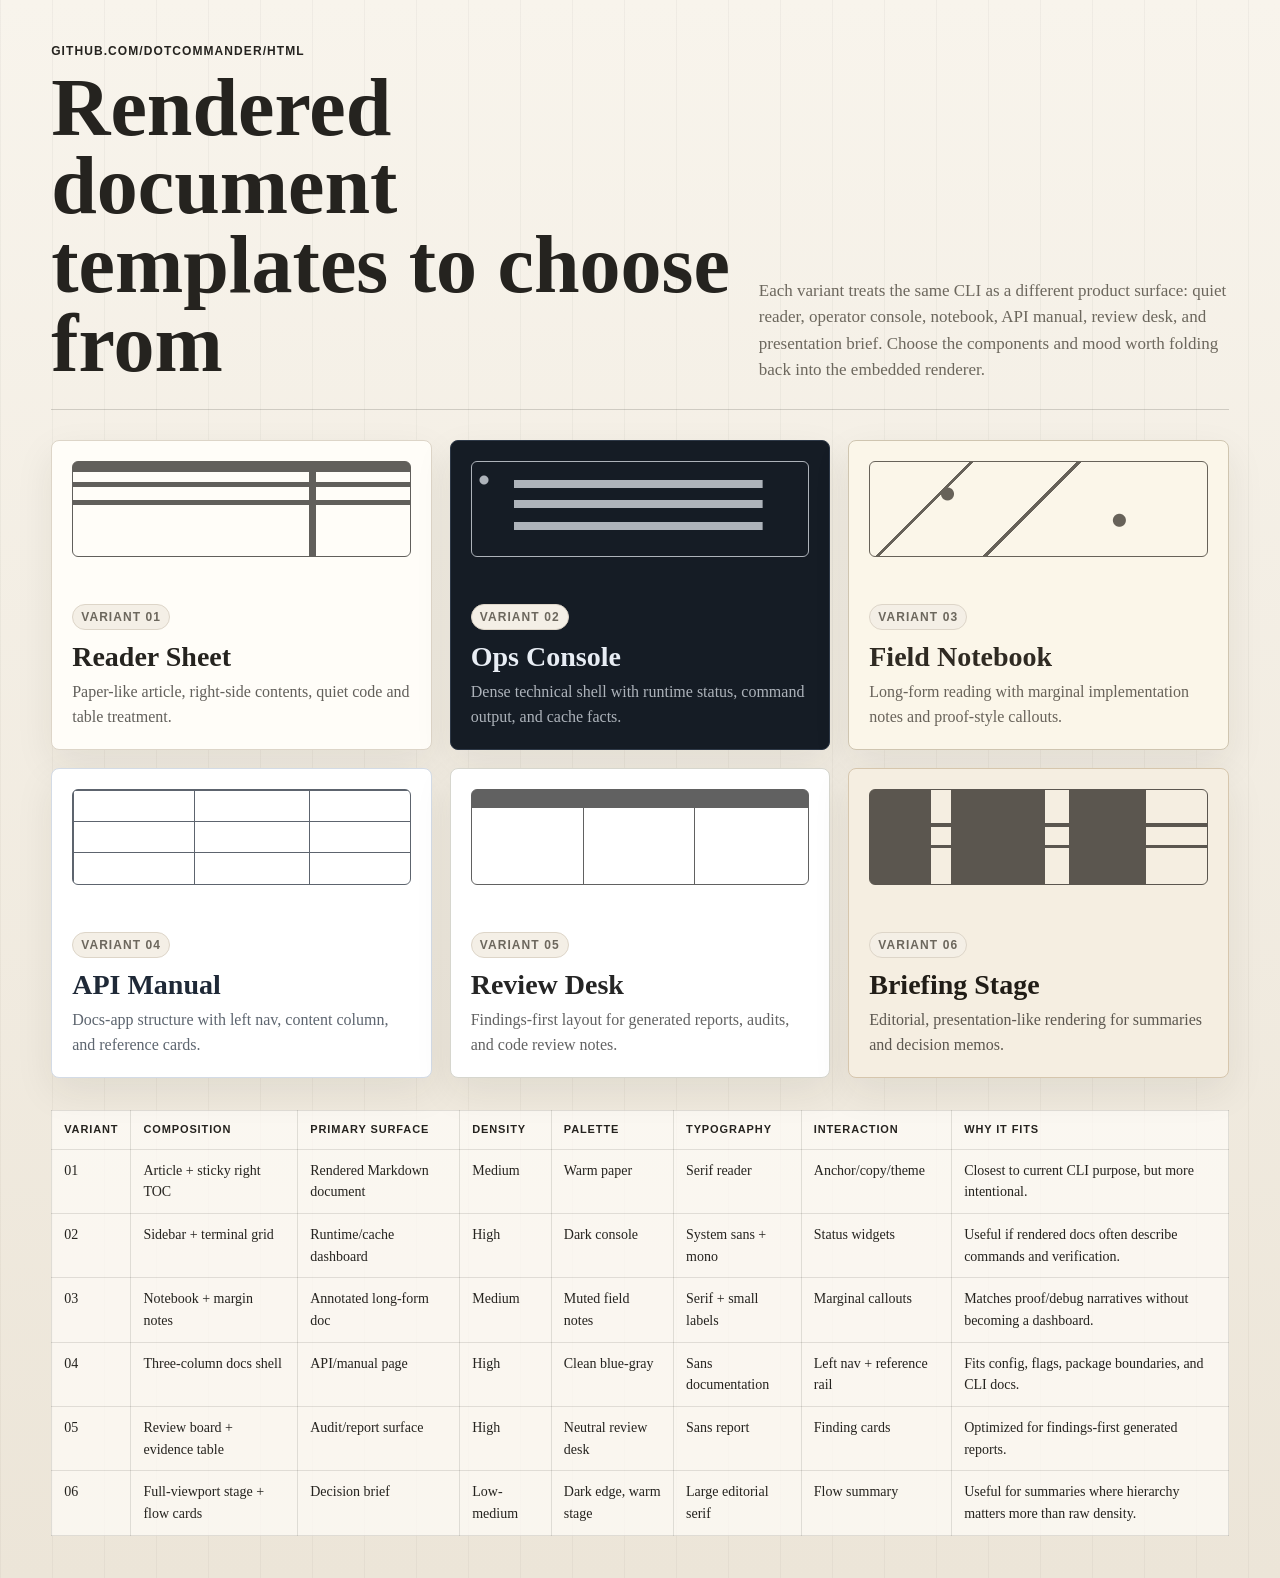
<file: prototypes/index.html>
<!doctype html>
<html lang="en">
<head>
  <meta charset="utf-8">
  <meta name="viewport" content="width=device-width, initial-scale=1">
  <meta name="generator" content="prototype-skill">
  <title>html renderer prototype gallery</title>
  <link rel="stylesheet" href="assets/prototype.css">
</head>
<body class="selector">
  <main class="selector-shell">
    <header>
      <div>
        <div class="eyebrow">github.com/dotcommander/html</div>
        <h1>Rendered document templates to choose from</h1>
      </div>
      <p class="summary">Each variant treats the same CLI as a different product surface: quiet reader, operator console, notebook, API manual, review desk, and presentation brief. Choose the components and mood worth folding back into the embedded renderer.</p>
    </header>

    <section class="variant-grid" aria-label="Prototype variants">
      <a class="variant-card" href="examples/variant-01/index.html">
        <div class="mini-doc"></div>
        <div>
          <span class="badge">Variant 01</span>
          <h2>Reader Sheet</h2>
          <p>Paper-like article, right-side contents, quiet code and table treatment.</p>
        </div>
      </a>
      <a class="variant-card" style="--card-bg:#151c25;--card-ink:#e8edf4;--card-line:#2d3847" href="examples/variant-02/index.html">
        <div class="mini-command"></div>
        <div>
          <span class="badge">Variant 02</span>
          <h2>Ops Console</h2>
          <p>Dense technical shell with runtime status, command output, and cache facts.</p>
        </div>
      </a>
      <a class="variant-card" style="--card-bg:#fbf6e9;--card-ink:#2f2a22;--card-line:#cfc5b0" href="examples/variant-03/index.html">
        <div class="mini-map"></div>
        <div>
          <span class="badge">Variant 03</span>
          <h2>Field Notebook</h2>
          <p>Long-form reading with marginal implementation notes and proof-style callouts.</p>
        </div>
      </a>
      <a class="variant-card" style="--card-bg:#ffffff;--card-ink:#1f2937;--card-line:#d3dbe6" href="examples/variant-04/index.html">
        <div class="mini-table"></div>
        <div>
          <span class="badge">Variant 04</span>
          <h2>API Manual</h2>
          <p>Docs-app structure with left nav, content column, and reference cards.</p>
        </div>
      </a>
      <a class="variant-card" style="--card-bg:#ffffff;--card-ink:#252525;--card-line:#d6d6ce" href="examples/variant-05/index.html">
        <div class="mini-board"></div>
        <div>
          <span class="badge">Variant 05</span>
          <h2>Review Desk</h2>
          <p>Findings-first layout for generated reports, audits, and code review notes.</p>
        </div>
      </a>
      <a class="variant-card" style="--card-bg:#f5eee1;--card-ink:#211d17;--card-line:#d6c6ad" href="examples/variant-06/index.html">
        <div class="mini-bars"></div>
        <div>
          <span class="badge">Variant 06</span>
          <h2>Briefing Stage</h2>
          <p>Editorial, presentation-like rendering for summaries and decision memos.</p>
        </div>
      </a>
    </section>

    <table class="ledger" aria-label="Variant ledger">
      <thead>
        <tr><th>Variant</th><th>Composition</th><th>Primary surface</th><th>Density</th><th>Palette</th><th>Typography</th><th>Interaction</th><th>Why it fits</th></tr>
      </thead>
      <tbody>
        <tr><td>01</td><td>Article + sticky right TOC</td><td>Rendered Markdown document</td><td>Medium</td><td>Warm paper</td><td>Serif reader</td><td>Anchor/copy/theme</td><td>Closest to current CLI purpose, but more intentional.</td></tr>
        <tr><td>02</td><td>Sidebar + terminal grid</td><td>Runtime/cache dashboard</td><td>High</td><td>Dark console</td><td>System sans + mono</td><td>Status widgets</td><td>Useful if rendered docs often describe commands and verification.</td></tr>
        <tr><td>03</td><td>Notebook + margin notes</td><td>Annotated long-form doc</td><td>Medium</td><td>Muted field notes</td><td>Serif + small labels</td><td>Marginal callouts</td><td>Matches proof/debug narratives without becoming a dashboard.</td></tr>
        <tr><td>04</td><td>Three-column docs shell</td><td>API/manual page</td><td>High</td><td>Clean blue-gray</td><td>Sans documentation</td><td>Left nav + reference rail</td><td>Fits config, flags, package boundaries, and CLI docs.</td></tr>
        <tr><td>05</td><td>Review board + evidence table</td><td>Audit/report surface</td><td>High</td><td>Neutral review desk</td><td>Sans report</td><td>Finding cards</td><td>Optimized for findings-first generated reports.</td></tr>
        <tr><td>06</td><td>Full-viewport stage + flow cards</td><td>Decision brief</td><td>Low-medium</td><td>Dark edge, warm stage</td><td>Large editorial serif</td><td>Flow summary</td><td>Useful for summaries where hierarchy matters more than raw density.</td></tr>
      </tbody>
    </table>
  </main>
</body>
</html>
</file>
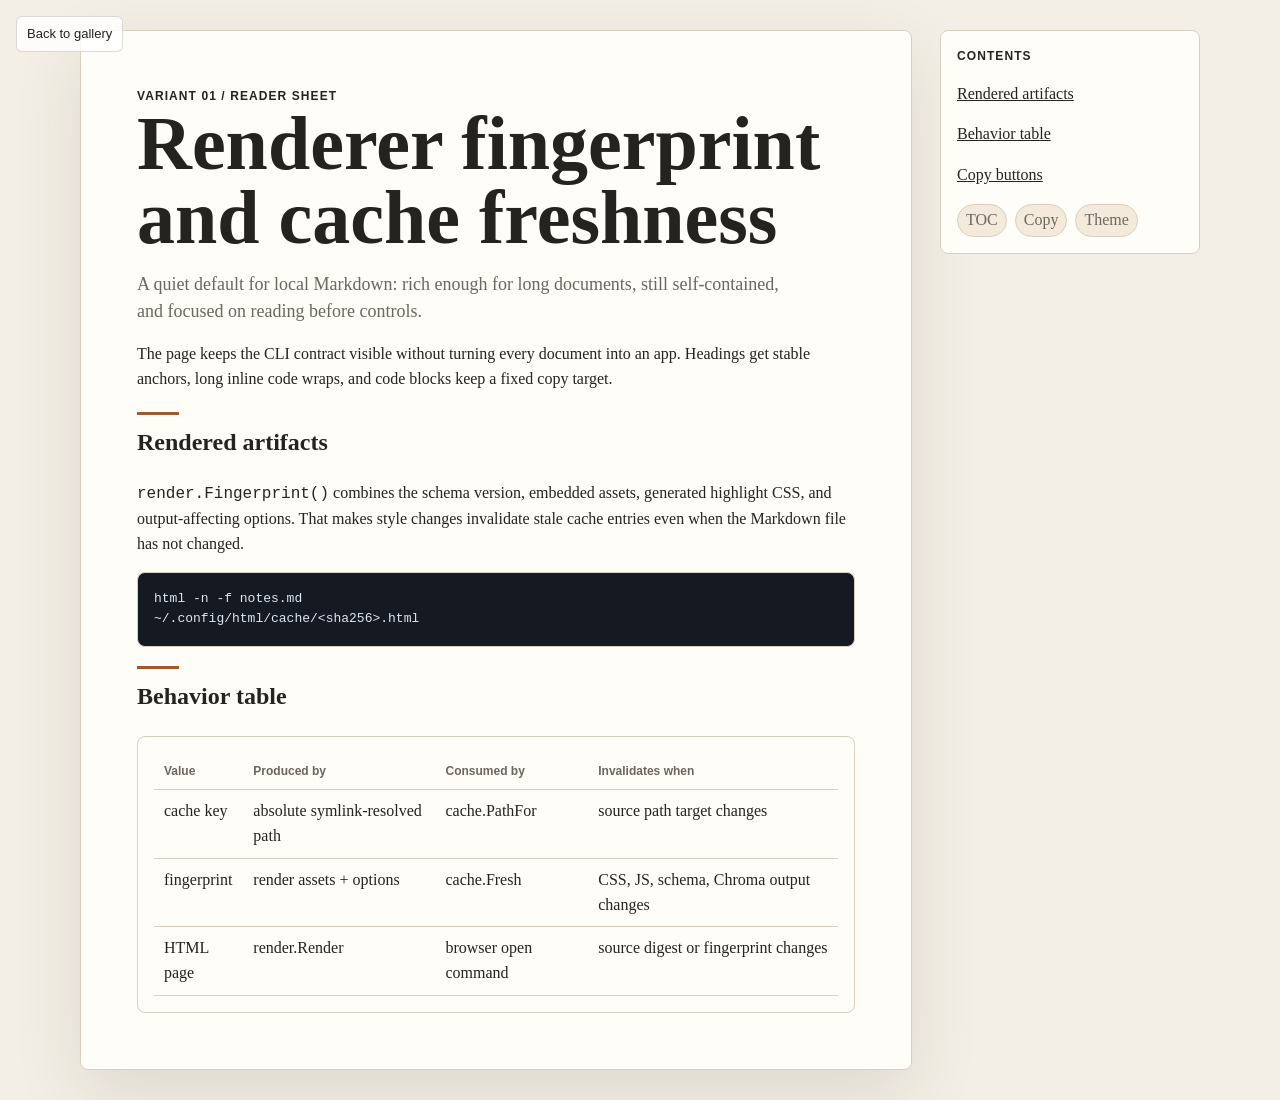
<file: prototypes/examples/variant-01/index.html>
<!doctype html>
<html lang="en">
<head>
  <meta charset="utf-8">
  <meta name="viewport" content="width=device-width, initial-scale=1">
  <meta name="generator" content="prototype-skill">
  <title>Variant 01 - Reader Sheet</title>
  <link rel="stylesheet" href="../../assets/prototype.css">
</head>
<body class="prototype v1">
  <a class="back" href="../../index.html">Back to gallery</a>
  <main class="doc-shell">
    <article class="article">
      <div class="eyebrow">Variant 01 / Reader Sheet</div>
      <h1 class="doc-title">Renderer fingerprint and cache freshness</h1>
      <p class="lead">A quiet default for local Markdown: rich enough for long documents, still self-contained, and focused on reading before controls.</p>
      <p>The page keeps the CLI contract visible without turning every document into an app. Headings get stable anchors, long inline code wraps, and code blocks keep a fixed copy target.</p>
      <h2>Rendered artifacts</h2>
      <p><code>render.Fingerprint()</code> combines the schema version, embedded assets, generated highlight CSS, and output-affecting options. That makes style changes invalidate stale cache entries even when the Markdown file has not changed.</p>
      <div class="code"><pre>html -n -f notes.md
~/.config/html/cache/&lt;sha256&gt;.html</pre></div>
      <h2>Behavior table</h2>
      <div class="table-box">
        <table class="data">
          <tr><th>Value</th><th>Produced by</th><th>Consumed by</th><th>Invalidates when</th></tr>
          <tr><td>cache key</td><td>absolute symlink-resolved path</td><td>cache.PathFor</td><td>source path target changes</td></tr>
          <tr><td>fingerprint</td><td>render assets + options</td><td>cache.Fresh</td><td>CSS, JS, schema, Chroma output changes</td></tr>
          <tr><td>HTML page</td><td>render.Render</td><td>browser open command</td><td>source digest or fingerprint changes</td></tr>
        </table>
      </div>
    </article>
    <aside class="toc">
      <div class="toc-label">Contents</div>
      <p><a href="#rendered-artifacts">Rendered artifacts</a></p>
      <p><a href="#behavior-table">Behavior table</a></p>
      <p><a href="#copy-buttons">Copy buttons</a></p>
      <div class="badge-row"><span class="pill">TOC</span><span class="pill">Copy</span><span class="pill">Theme</span></div>
    </aside>
  </main>
</body>
</html>
</file>
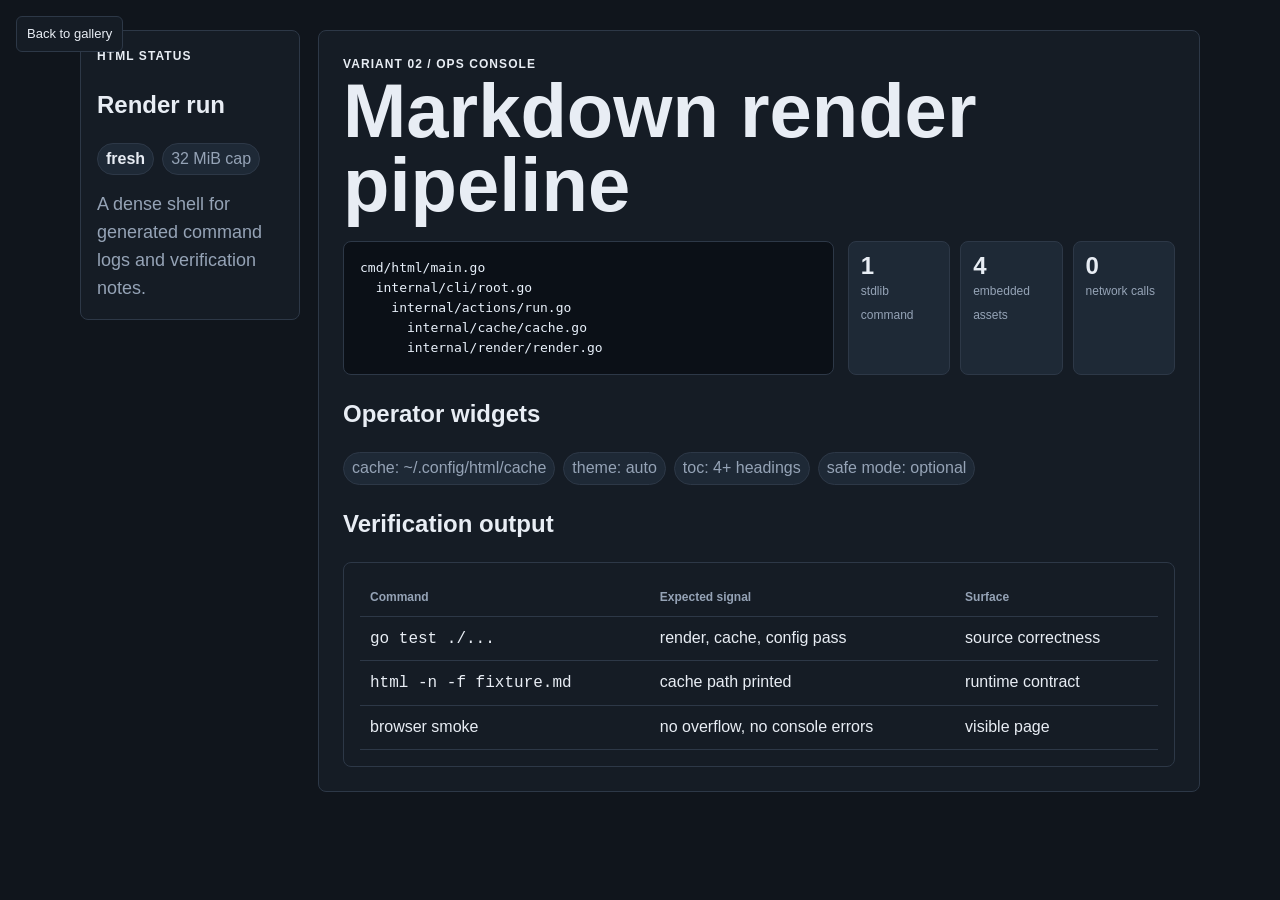
<file: prototypes/examples/variant-02/index.html>
<!doctype html>
<html lang="en">
<head>
  <meta charset="utf-8">
  <meta name="viewport" content="width=device-width, initial-scale=1">
  <meta name="generator" content="prototype-skill">
  <title>Variant 02 - Ops Console</title>
  <link rel="stylesheet" href="../../assets/prototype.css">
</head>
<body class="prototype v2">
  <a class="back" href="../../index.html">Back to gallery</a>
  <main class="doc-shell">
    <aside class="panel sidebar">
      <div class="eyebrow">html status</div>
      <h2>Render run</h2>
      <div class="status-row"><span class="pill"><strong>fresh</strong></span><span class="pill">32 MiB cap</span></div>
      <p class="lead">A dense shell for generated command logs and verification notes.</p>
    </aside>
    <section class="article">
      <div class="eyebrow">Variant 02 / Ops Console</div>
      <h1 class="doc-title">Markdown render pipeline</h1>
      <div class="terminal-grid">
        <div class="code"><pre>cmd/html/main.go
  internal/cli/root.go
    internal/actions/run.go
      internal/cache/cache.go
      internal/render/render.go</pre></div>
        <div class="metric-grid">
          <div class="metric"><b>1</b><span>stdlib command</span></div>
          <div class="metric"><b>4</b><span>embedded assets</span></div>
          <div class="metric"><b>0</b><span>network calls</span></div>
        </div>
      </div>
      <h2>Operator widgets</h2>
      <div class="badge-row">
        <span class="pill">cache: ~/.config/html/cache</span>
        <span class="pill">theme: auto</span>
        <span class="pill">toc: 4+ headings</span>
        <span class="pill">safe mode: optional</span>
      </div>
      <h2>Verification output</h2>
      <div class="table-box">
        <table class="data">
          <tr><th>Command</th><th>Expected signal</th><th>Surface</th></tr>
          <tr><td><code>go test ./...</code></td><td>render, cache, config pass</td><td>source correctness</td></tr>
          <tr><td><code>html -n -f fixture.md</code></td><td>cache path printed</td><td>runtime contract</td></tr>
          <tr><td>browser smoke</td><td>no overflow, no console errors</td><td>visible page</td></tr>
        </table>
      </div>
    </section>
  </main>
</body>
</html>
</file>
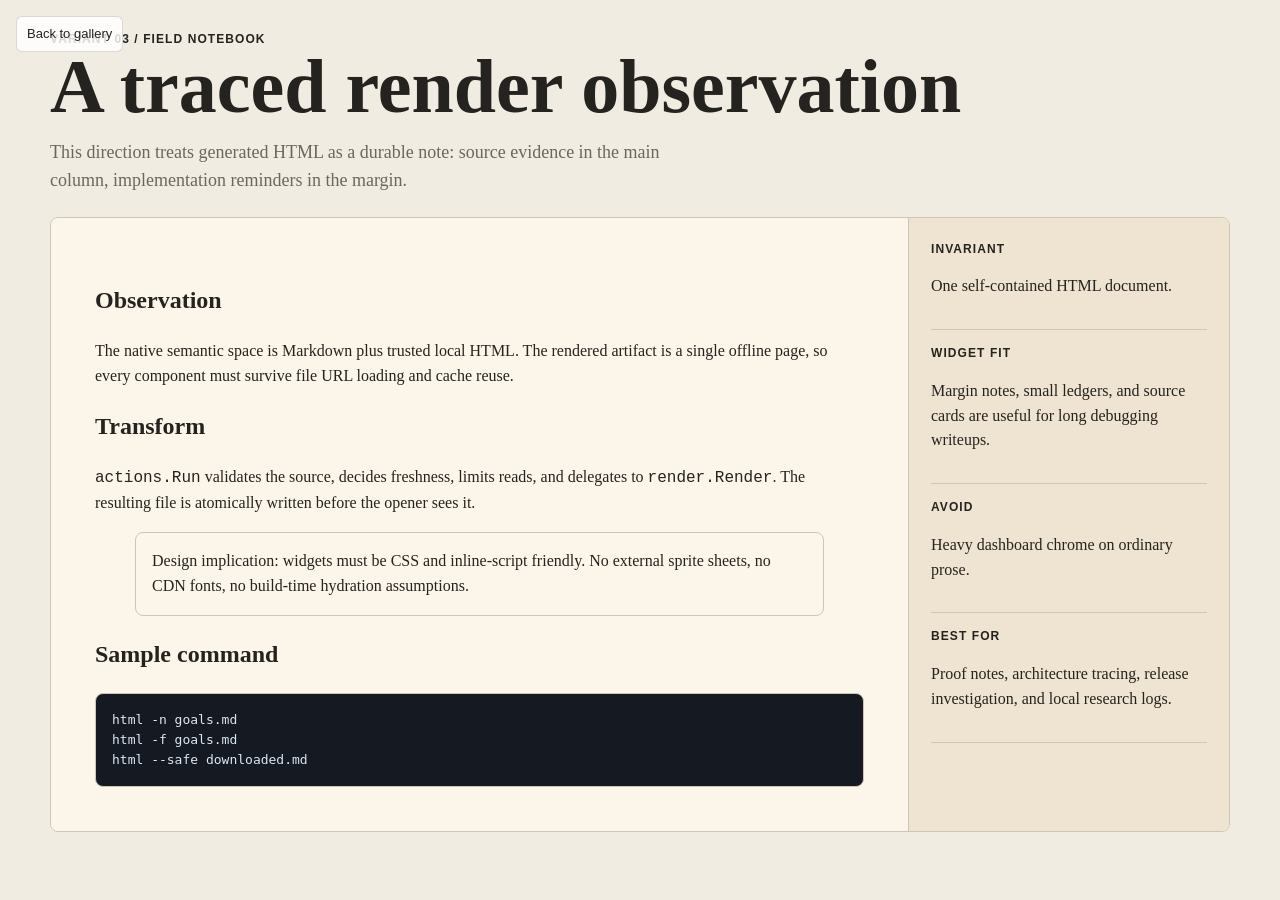
<file: prototypes/examples/variant-03/index.html>
<!doctype html>
<html lang="en">
<head>
  <meta charset="utf-8">
  <meta name="viewport" content="width=device-width, initial-scale=1">
  <meta name="generator" content="prototype-skill">
  <title>Variant 03 - Field Notebook</title>
  <link rel="stylesheet" href="../../assets/prototype.css">
</head>
<body class="prototype v3">
  <a class="back" href="../../index.html">Back to gallery</a>
  <main class="doc-shell">
    <div class="eyebrow">Variant 03 / Field Notebook</div>
    <h1 class="doc-title">A traced render observation</h1>
    <p class="lead">This direction treats generated HTML as a durable note: source evidence in the main column, implementation reminders in the margin.</p>
    <section class="notebook">
      <article class="article">
        <h2>Observation</h2>
        <p>The native semantic space is Markdown plus trusted local HTML. The rendered artifact is a single offline page, so every component must survive file URL loading and cache reuse.</p>
        <h2>Transform</h2>
        <p><code>actions.Run</code> validates the source, decides freshness, limits reads, and delegates to <code>render.Render</code>. The resulting file is atomically written before the opener sees it.</p>
        <blockquote class="panel">Design implication: widgets must be CSS and inline-script friendly. No external sprite sheets, no CDN fonts, no build-time hydration assumptions.</blockquote>
        <h2>Sample command</h2>
        <div class="code"><pre>html -n goals.md
html -f goals.md
html --safe downloaded.md</pre></div>
      </article>
      <aside class="margin-notes">
        <div class="note"><div class="meta-label">Invariant</div><p>One self-contained HTML document.</p></div>
        <div class="note"><div class="meta-label">Widget fit</div><p>Margin notes, small ledgers, and source cards are useful for long debugging writeups.</p></div>
        <div class="note"><div class="meta-label">Avoid</div><p>Heavy dashboard chrome on ordinary prose.</p></div>
        <div class="note"><div class="meta-label">Best for</div><p>Proof notes, architecture tracing, release investigation, and local research logs.</p></div>
      </aside>
    </section>
  </main>
</body>
</html>
</file>
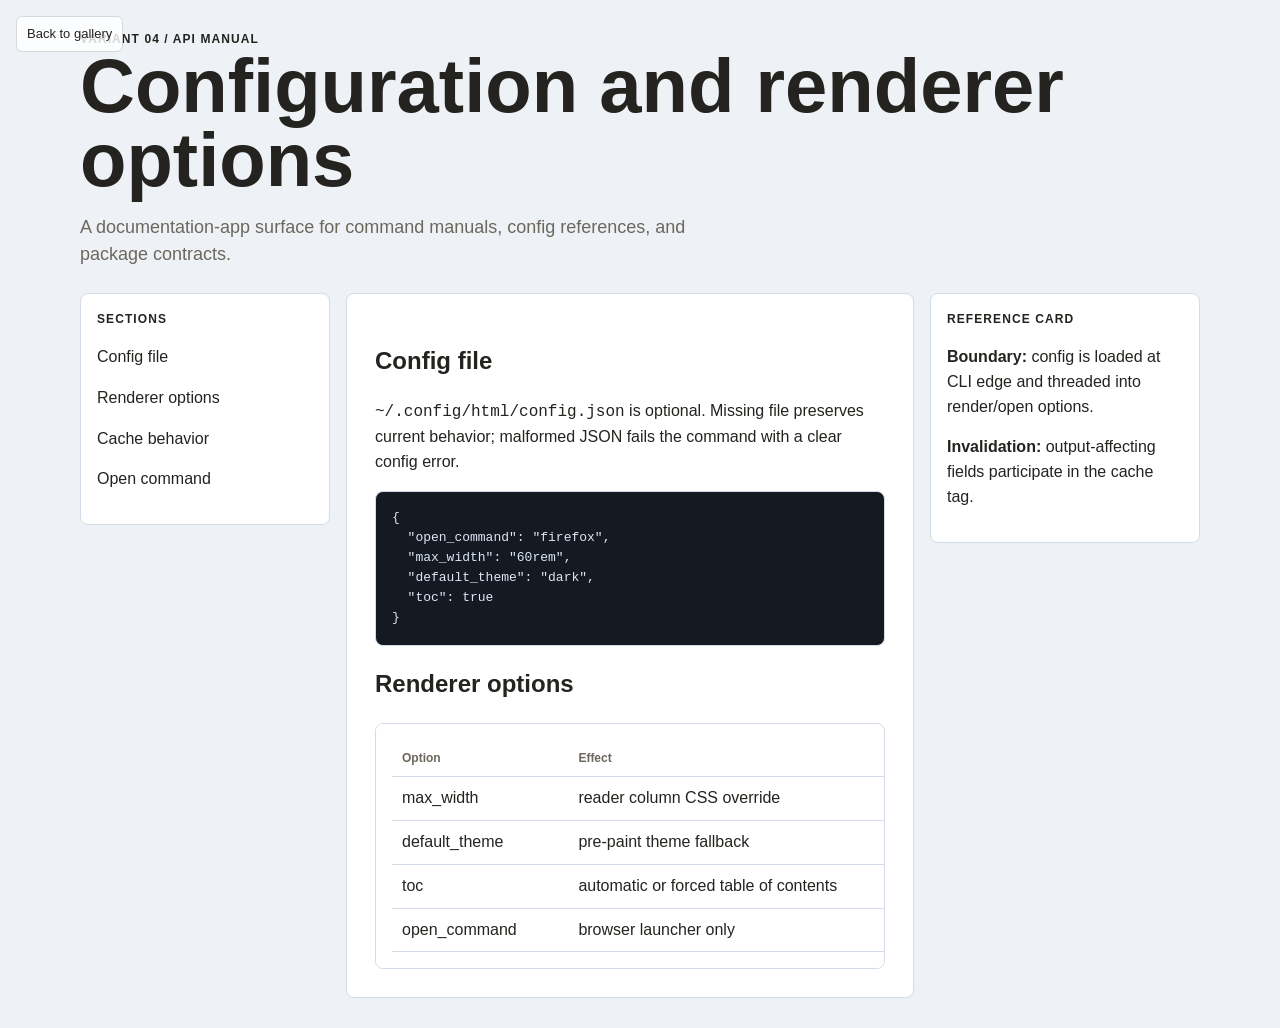
<file: prototypes/examples/variant-04/index.html>
<!doctype html>
<html lang="en">
<head>
  <meta charset="utf-8">
  <meta name="viewport" content="width=device-width, initial-scale=1">
  <meta name="generator" content="prototype-skill">
  <title>Variant 04 - API Manual</title>
  <link rel="stylesheet" href="../../assets/prototype.css">
</head>
<body class="prototype v4">
  <a class="back" href="../../index.html">Back to gallery</a>
  <main class="doc-shell">
    <div class="eyebrow">Variant 04 / API Manual</div>
    <h1 class="doc-title">Configuration and renderer options</h1>
    <p class="lead">A documentation-app surface for command manuals, config references, and package contracts.</p>
    <section class="docs-frame">
      <nav class="panel rail">
        <div class="toc-label">Sections</div>
        <p>Config file</p>
        <p>Renderer options</p>
        <p>Cache behavior</p>
        <p>Open command</p>
      </nav>
      <article class="article">
        <h2>Config file</h2>
        <p><code>~/.config/html/config.json</code> is optional. Missing file preserves current behavior; malformed JSON fails the command with a clear config error.</p>
        <div class="code"><pre>{
  "open_command": "firefox",
  "max_width": "60rem",
  "default_theme": "dark",
  "toc": true
}</pre></div>
        <h2>Renderer options</h2>
        <div class="table-box">
          <table class="data">
            <tr><th>Option</th><th>Effect</th><th>Fingerprint?</th></tr>
            <tr><td>max_width</td><td>reader column CSS override</td><td>yes</td></tr>
            <tr><td>default_theme</td><td>pre-paint theme fallback</td><td>yes</td></tr>
            <tr><td>toc</td><td>automatic or forced table of contents</td><td>yes</td></tr>
            <tr><td>open_command</td><td>browser launcher only</td><td>no</td></tr>
          </table>
        </div>
      </article>
      <aside class="panel rail">
        <div class="meta-label">Reference card</div>
        <p><strong>Boundary:</strong> config is loaded at CLI edge and threaded into render/open options.</p>
        <p><strong>Invalidation:</strong> output-affecting fields participate in the cache tag.</p>
      </aside>
    </section>
  </main>
</body>
</html>
</file>
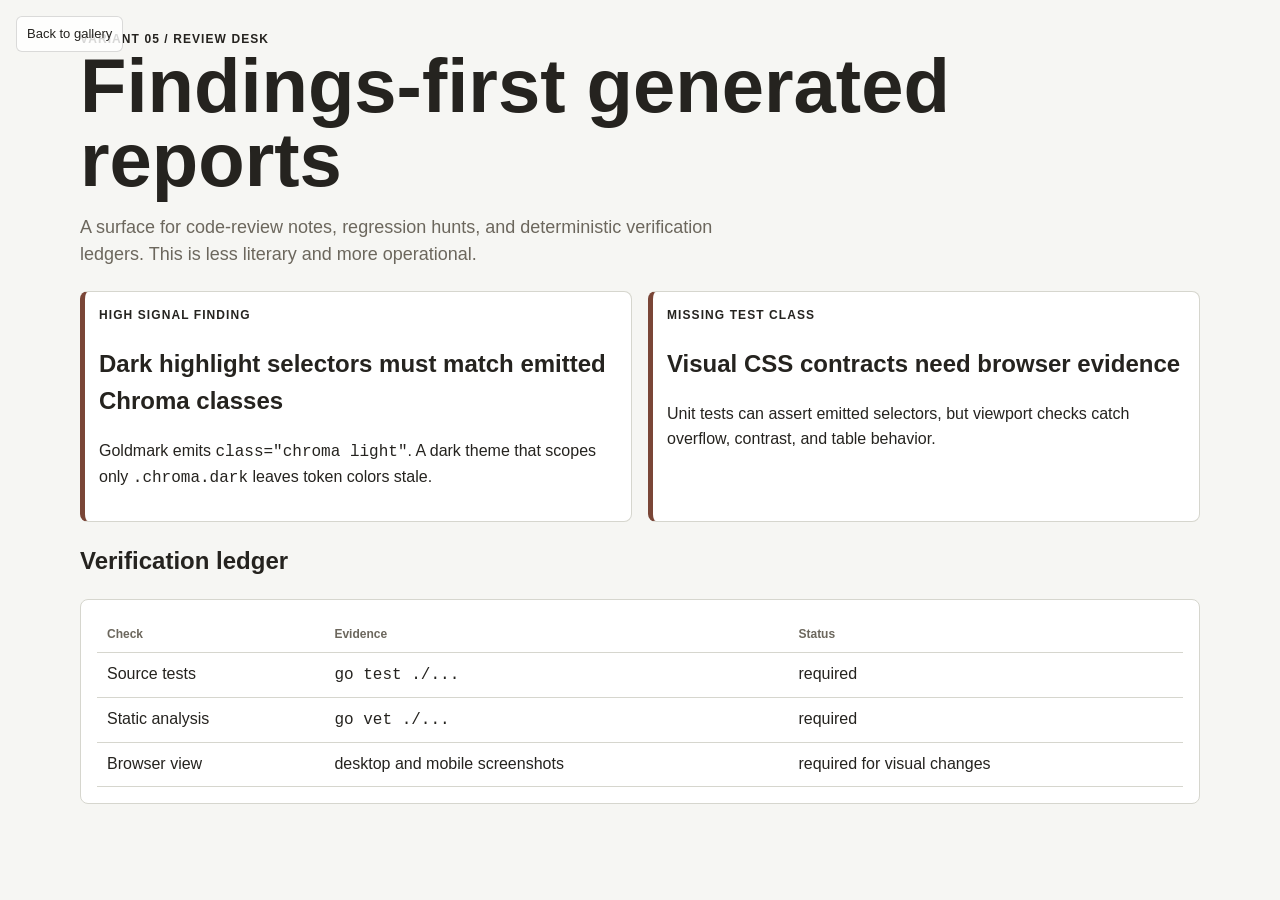
<file: prototypes/examples/variant-05/index.html>
<!doctype html>
<html lang="en">
<head>
  <meta charset="utf-8">
  <meta name="viewport" content="width=device-width, initial-scale=1">
  <meta name="generator" content="prototype-skill">
  <title>Variant 05 - Review Desk</title>
  <link rel="stylesheet" href="../../assets/prototype.css">
</head>
<body class="prototype v5">
  <a class="back" href="../../index.html">Back to gallery</a>
  <main class="doc-shell">
    <div class="eyebrow">Variant 05 / Review Desk</div>
    <h1 class="doc-title">Findings-first generated reports</h1>
    <p class="lead">A surface for code-review notes, regression hunts, and deterministic verification ledgers. This is less literary and more operational.</p>
    <section class="review-board">
      <article class="finding">
        <div class="meta-label">High signal finding</div>
        <h2>Dark highlight selectors must match emitted Chroma classes</h2>
        <p>Goldmark emits <code>class="chroma light"</code>. A dark theme that scopes only <code>.chroma.dark</code> leaves token colors stale.</p>
      </article>
      <article class="finding">
        <div class="meta-label">Missing test class</div>
        <h2>Visual CSS contracts need browser evidence</h2>
        <p>Unit tests can assert emitted selectors, but viewport checks catch overflow, contrast, and table behavior.</p>
      </article>
    </section>
    <h2>Verification ledger</h2>
    <div class="table-box">
      <table class="data">
        <tr><th>Check</th><th>Evidence</th><th>Status</th></tr>
        <tr><td>Source tests</td><td><code>go test ./...</code></td><td>required</td></tr>
        <tr><td>Static analysis</td><td><code>go vet ./...</code></td><td>required</td></tr>
        <tr><td>Browser view</td><td>desktop and mobile screenshots</td><td>required for visual changes</td></tr>
      </table>
    </div>
  </main>
</body>
</html>
</file>
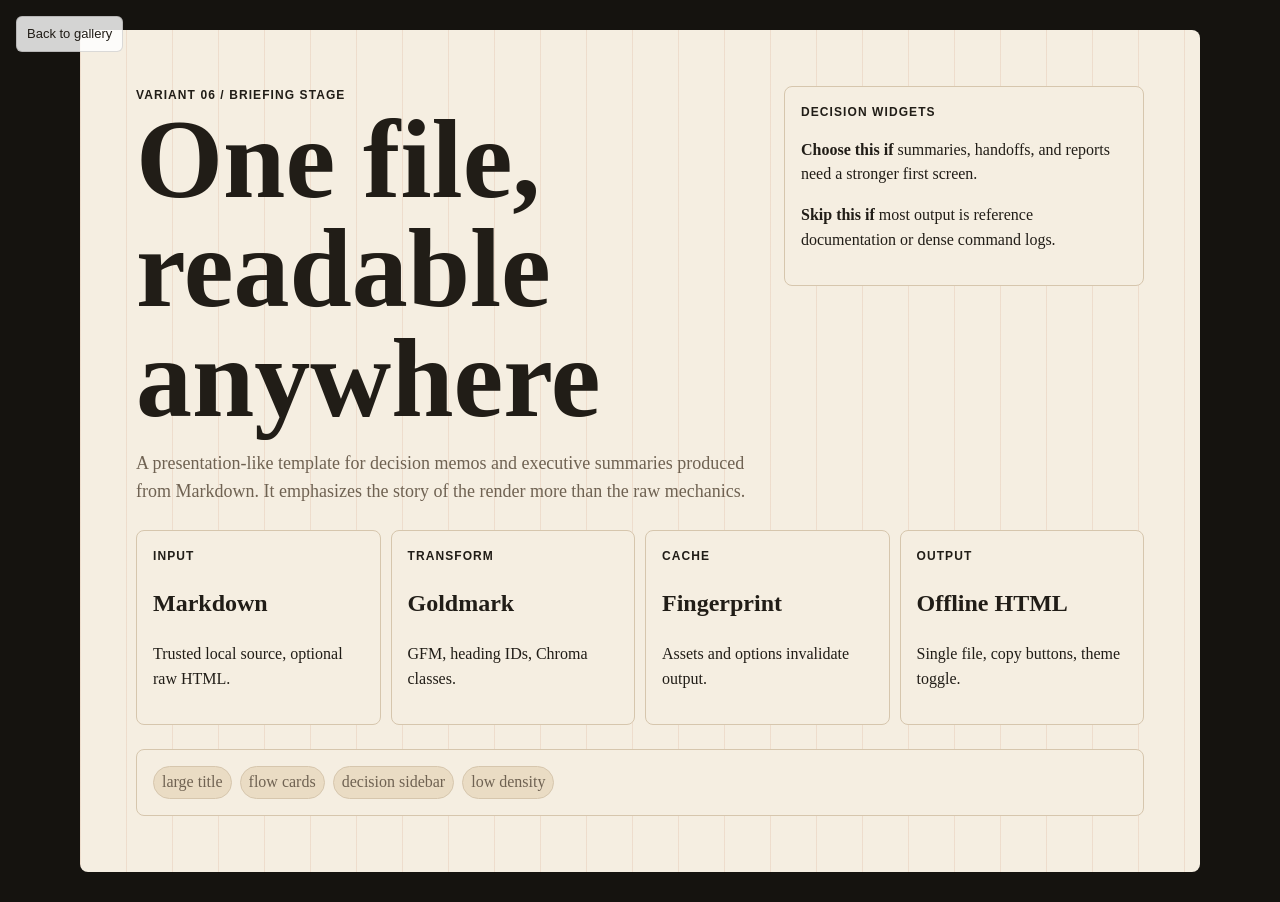
<file: prototypes/examples/variant-06/index.html>
<!doctype html>
<html lang="en">
<head>
  <meta charset="utf-8">
  <meta name="viewport" content="width=device-width, initial-scale=1">
  <meta name="generator" content="prototype-skill">
  <title>Variant 06 - Briefing Stage</title>
  <link rel="stylesheet" href="../../assets/prototype.css">
</head>
<body class="prototype v6">
  <a class="back" href="../../index.html">Back to gallery</a>
  <main class="doc-shell stage">
    <section class="hero-grid">
      <div>
        <div class="eyebrow">Variant 06 / Briefing Stage</div>
        <h1 class="doc-title">One file, readable anywhere</h1>
        <p class="lead">A presentation-like template for decision memos and executive summaries produced from Markdown. It emphasizes the story of the render more than the raw mechanics.</p>
      </div>
      <aside class="panel">
        <div class="meta-label">Decision widgets</div>
        <p><strong>Choose this if</strong> summaries, handoffs, and reports need a stronger first screen.</p>
        <p><strong>Skip this if</strong> most output is reference documentation or dense command logs.</p>
      </aside>
    </section>
    <section class="flow">
      <div class="card"><div class="meta-label">Input</div><h2>Markdown</h2><p>Trusted local source, optional raw HTML.</p></div>
      <div class="card"><div class="meta-label">Transform</div><h2>Goldmark</h2><p>GFM, heading IDs, Chroma classes.</p></div>
      <div class="card"><div class="meta-label">Cache</div><h2>Fingerprint</h2><p>Assets and options invalidate output.</p></div>
      <div class="card"><div class="meta-label">Output</div><h2>Offline HTML</h2><p>Single file, copy buttons, theme toggle.</p></div>
    </section>
    <section class="panel">
      <div class="badge-row"><span class="pill">large title</span><span class="pill">flow cards</span><span class="pill">decision sidebar</span><span class="pill">low density</span></div>
    </section>
  </main>
</body>
</html>
</file>
<file: prototypes/assets/prototype.css>
*,
*::before,
*::after {
  box-sizing: border-box;
}

:root {
  color-scheme: light;
  --ink: #25231f;
  --muted: #6c675d;
  --paper: #fffdf8;
  --line: #ddd5c8;
  --soft: #f4efe6;
  --accent: #9f5b2d;
  --blue: #1664b5;
  --green: #24724b;
  --red: #a23a31;
  --shadow: 0 24px 70px rgba(41, 35, 26, 0.11);
  font-family: ui-serif, Georgia, Cambria, "Times New Roman", serif;
}

body {
  margin: 0;
  color: var(--ink);
  background: var(--bg, #f7f4ed);
  line-height: 1.55;
}

a {
  color: inherit;
}

code,
kbd,
.mono {
  font-family: ui-monospace, SFMono-Regular, "SF Mono", Menlo, Consolas, "Liberation Mono", monospace;
}

.selector {
  min-height: 100vh;
  padding: 42px clamp(18px, 4vw, 64px);
  background:
    linear-gradient(90deg, rgba(36, 31, 23, 0.04) 1px, transparent 1px),
    linear-gradient(180deg, #f8f4ec, #ece5d8);
  background-size: 52px 52px, auto;
}

.selector-shell {
  max-width: 1180px;
  margin: 0 auto;
}

.selector header {
  display: grid;
  grid-template-columns: minmax(0, 1fr) auto;
  gap: 28px;
  align-items: end;
  padding-bottom: 26px;
  border-bottom: 1px solid rgba(37, 35, 31, 0.18);
}

.eyebrow,
.meta-label,
.badge,
.toc-label {
  font-family: ui-sans-serif, -apple-system, BlinkMacSystemFont, "Segoe UI", sans-serif;
  font-size: 12px;
  font-weight: 750;
  letter-spacing: 0.09em;
  text-transform: uppercase;
}

.selector h1 {
  max-width: 760px;
  margin: 8px 0 0;
  font-size: clamp(40px, 7vw, 82px);
  line-height: 0.96;
  letter-spacing: 0;
}

.selector .summary {
  max-width: 470px;
  margin: 0;
  color: var(--muted);
  font-size: 17px;
}

.variant-grid {
  display: grid;
  grid-template-columns: repeat(3, minmax(0, 1fr));
  gap: 18px;
  margin-top: 30px;
}

.variant-card {
  min-height: 310px;
  display: flex;
  flex-direction: column;
  justify-content: space-between;
  padding: 20px;
  color: var(--card-ink, var(--ink));
  background: var(--card-bg, var(--paper));
  border: 1px solid var(--card-line, var(--line));
  border-radius: 8px;
  box-shadow: 0 14px 38px rgba(41, 35, 26, 0.08);
  text-decoration: none;
}

.variant-card h2 {
  margin: 12px 0 8px;
  font-size: 28px;
  line-height: 1.05;
  letter-spacing: 0;
}

.variant-card p {
  margin: 0;
  color: color-mix(in srgb, var(--card-ink, var(--ink)) 72%, transparent);
}

.mini-bars,
.mini-table,
.mini-doc,
.mini-board,
.mini-command,
.mini-map {
  height: 96px;
  border: 1px solid currentColor;
  border-radius: 6px;
  opacity: 0.72;
}

.mini-bars {
  background:
    linear-gradient(90deg, currentColor 0 18%, transparent 18% 24%, currentColor 24% 52%, transparent 52% 59%, currentColor 59% 82%, transparent 82%),
    linear-gradient(0deg, transparent 0 38%, currentColor 38% 42%, transparent 42% 61%, currentColor 61% 65%, transparent 65%);
}

.mini-table {
  background:
    linear-gradient(currentColor 0 1px, transparent 1px 33%, currentColor 33% calc(33% + 1px), transparent calc(33% + 1px) 66%, currentColor 66% calc(66% + 1px), transparent calc(66% + 1px)),
    linear-gradient(90deg, currentColor 0 1px, transparent 1px 36%, currentColor 36% calc(36% + 1px), transparent calc(36% + 1px) 70%, currentColor 70% calc(70% + 1px), transparent calc(70% + 1px));
}

.mini-doc {
  background:
    linear-gradient(currentColor 0 10px, transparent 10px 20px, currentColor 20px 25px, transparent 25px 38px, currentColor 38px 43px, transparent 43px),
    linear-gradient(90deg, transparent 0 70%, currentColor 70% 72%, transparent 72%);
}

.mini-board {
  background:
    linear-gradient(90deg, transparent 0 33%, currentColor 33% calc(33% + 1px), transparent calc(33% + 1px) 66%, currentColor 66% calc(66% + 1px), transparent calc(66% + 1px)),
    linear-gradient(currentColor 0 18px, transparent 18px);
}

.mini-command {
  background:
    radial-gradient(circle at 12px 18px, currentColor 0 4px, transparent 5px),
    linear-gradient(currentColor 0 8px, transparent 8px 20px, currentColor 20px 28px, transparent 28px 42px, currentColor 42px 50px, transparent 50px);
  background-size: 100% 100%, 74% 100%;
  background-position: 0 0, 42px 18px;
  background-repeat: no-repeat;
}

.mini-map {
  background:
    linear-gradient(135deg, transparent 0 23%, currentColor 23% 24%, transparent 24% 48%, currentColor 48% 49%, transparent 49%),
    radial-gradient(circle at 23% 34%, currentColor 0 6px, transparent 7px),
    radial-gradient(circle at 74% 62%, currentColor 0 6px, transparent 7px);
}

.ledger {
  width: 100%;
  margin-top: 32px;
  border-collapse: collapse;
  background: rgba(255, 253, 248, 0.72);
  border: 1px solid rgba(37, 35, 31, 0.16);
}

.ledger th,
.ledger td {
  padding: 10px 12px;
  border: 1px solid rgba(37, 35, 31, 0.12);
  text-align: left;
  vertical-align: top;
  font-size: 14px;
}

.ledger th {
  font-family: ui-sans-serif, -apple-system, BlinkMacSystemFont, "Segoe UI", sans-serif;
  font-size: 11px;
  letter-spacing: 0.08em;
  text-transform: uppercase;
}

.prototype {
  min-height: 100vh;
  padding: var(--page-pad, 30px);
}

.back {
  position: fixed;
  top: 16px;
  left: 16px;
  z-index: 10;
  padding: 7px 10px;
  font-family: ui-sans-serif, -apple-system, BlinkMacSystemFont, "Segoe UI", sans-serif;
  font-size: 13px;
  color: var(--back-ink, var(--ink));
  background: var(--back-bg, rgba(255, 255, 255, 0.82));
  border: 1px solid var(--back-line, rgba(0, 0, 0, 0.14));
  border-radius: 6px;
  text-decoration: none;
}

.doc-shell {
  max-width: var(--shell, 1120px);
  margin: 0 auto;
}

.doc-title {
  margin: 0;
  font-size: clamp(42px, 7vw, 76px);
  line-height: 0.98;
  letter-spacing: 0;
  overflow-wrap: anywhere;
}

.lead {
  max-width: 650px;
  margin: 16px 0 0;
  color: var(--muted);
  font-size: 18px;
}

.panel,
.article,
.card,
.toc,
.code,
.table-box {
  border: 1px solid var(--line);
  border-radius: 8px;
  background: var(--paper);
  min-width: 0;
  overflow-wrap: anywhere;
}

.panel,
.card,
.toc,
.table-box {
  padding: 16px;
}

.badge-row,
.toolbar,
.tabs,
.status-row {
  display: flex;
  flex-wrap: wrap;
  gap: 8px;
  align-items: center;
}

.badge,
.pill {
  display: inline-flex;
  align-items: center;
  min-height: 26px;
  padding: 3px 8px;
  border: 1px solid var(--line);
  border-radius: 999px;
  background: var(--soft);
  color: var(--muted);
  max-width: 100%;
  white-space: normal;
  overflow-wrap: anywhere;
}

.pill strong {
  color: var(--ink);
}

.code {
  overflow: hidden;
  background: var(--code-bg, #141922);
  color: var(--code-ink, #dce7f5);
}

.code pre {
  margin: 0;
  padding: 16px;
  overflow: auto;
}

.table-box {
  overflow-x: auto;
}

table.data {
  width: 100%;
  min-width: 660px;
  border-collapse: collapse;
}

.data th,
.data td {
  padding: 9px 10px;
  border-bottom: 1px solid var(--line);
  text-align: left;
  vertical-align: top;
  overflow-wrap: anywhere;
}

.data th {
  color: var(--muted);
  font-family: ui-sans-serif, -apple-system, BlinkMacSystemFont, "Segoe UI", sans-serif;
  font-size: 12px;
}

.metric-grid {
  display: grid;
  grid-template-columns: repeat(3, minmax(0, 1fr));
  gap: 10px;
}

.metric {
  padding: 12px;
  border: 1px solid var(--line);
  border-radius: 8px;
  background: var(--soft);
}

.metric b {
  display: block;
  font-size: 24px;
  line-height: 1;
}

.metric span {
  color: var(--muted);
  font-family: ui-sans-serif, -apple-system, BlinkMacSystemFont, "Segoe UI", sans-serif;
  font-size: 12px;
}

.v1 {
  --bg: #f4efe6;
  --paper: #fffdf8;
  --line: #d9cfbf;
  --soft: #f4eadc;
  --accent: #9f5b2d;
}

.v1 .doc-shell {
  display: grid;
  grid-template-columns: minmax(0, 1fr) 260px;
  gap: 28px;
}

.v1 .article {
  padding: clamp(24px, 5vw, 56px);
  box-shadow: var(--shadow);
}

.v1 .toc {
  position: sticky;
  top: 24px;
  align-self: start;
}

.v1 h2::before {
  content: "";
  display: block;
  width: 42px;
  height: 3px;
  margin-bottom: 9px;
  background: var(--accent);
}

.v2 {
  --bg: #10151c;
  --paper: #151c25;
  --ink: #e8edf4;
  --muted: #95a3b6;
  --line: #2d3847;
  --soft: #1e2936;
  --accent: #67b7ff;
  --code-bg: #0b1017;
  --code-ink: #e9f1fb;
  --back-bg: #151c25;
  --back-ink: #e8edf4;
  --back-line: #2d3847;
  font-family: ui-sans-serif, -apple-system, BlinkMacSystemFont, "Segoe UI", sans-serif;
}

.v2 .doc-shell {
  display: grid;
  grid-template-columns: 220px minmax(0, 1fr);
  gap: 18px;
}

.v2 .sidebar {
  position: sticky;
  top: 28px;
  align-self: start;
}

.v2 .article {
  padding: 24px;
}

.v2 .terminal-grid {
  display: grid;
  grid-template-columns: 1.2fr 0.8fr;
  gap: 14px;
  margin-top: 18px;
}

.v3 {
  --bg: #f0ece2;
  --paper: #fbf6e9;
  --line: #cfc5b0;
  --soft: #eee4d1;
  --accent: #3e6a58;
}

.v3 .doc-shell {
  max-width: 1180px;
}

.v3 .notebook {
  display: grid;
  grid-template-columns: minmax(0, 1fr) 320px;
  gap: 0;
  margin-top: 22px;
  border: 1px solid var(--line);
  border-radius: 8px;
  overflow: hidden;
  background: var(--paper);
}

.v3 .article {
  border: 0;
  border-right: 1px solid var(--line);
  border-radius: 0;
  padding: clamp(22px, 4vw, 44px);
}

.v3 .margin-notes {
  padding: 22px;
  background: var(--soft);
}

.note {
  margin-bottom: 14px;
  padding-bottom: 14px;
  border-bottom: 1px solid var(--line);
}

.v4 {
  --bg: #eef2f7;
  --paper: #ffffff;
  --line: #d3dbe6;
  --soft: #f5f8fc;
  --accent: #285f9f;
  font-family: ui-sans-serif, -apple-system, BlinkMacSystemFont, "Segoe UI", sans-serif;
}

.v4 .docs-frame {
  display: grid;
  grid-template-columns: 250px minmax(0, 1fr) 270px;
  gap: 16px;
  margin-top: 24px;
}

.v4 .article {
  padding: 28px;
}

.v4 .rail {
  position: sticky;
  top: 24px;
  align-self: start;
}

.v5 {
  --bg: #f6f6f3;
  --paper: #ffffff;
  --line: #d6d6ce;
  --soft: #efefe8;
  --accent: #7a4637;
  font-family: ui-sans-serif, -apple-system, BlinkMacSystemFont, "Segoe UI", sans-serif;
}

.v5 .review-board {
  display: grid;
  grid-template-columns: 1fr 1fr;
  gap: 16px;
  margin-top: 22px;
}

.finding {
  padding: 14px;
  border: 1px solid var(--line);
  border-left: 5px solid var(--accent);
  border-radius: 8px;
  background: var(--paper);
}

.v6 {
  --bg: #15130f;
  --paper: #f5eee1;
  --ink: #211d17;
  --muted: #6f6252;
  --line: #d6c6ad;
  --soft: #eadcc4;
  --accent: #bd6235;
}

.v6 .stage {
  min-height: calc(100vh - 60px);
  display: grid;
  grid-template-rows: auto 1fr auto;
  gap: 24px;
  padding: clamp(22px, 5vw, 56px);
  background:
    linear-gradient(90deg, rgba(189, 98, 53, 0.12) 1px, transparent 1px),
    var(--paper);
  background-size: 46px 46px;
  border-radius: 8px;
}

.v6 .hero-grid {
  display: grid;
  grid-template-columns: minmax(0, 1fr) 360px;
  gap: 28px;
  align-items: start;
}

.v6 .doc-title {
  font-size: clamp(50px, 10vw, 112px);
}

.flow {
  display: grid;
  grid-template-columns: repeat(4, minmax(0, 1fr));
  gap: 10px;
}

@media (max-width: 920px) {
  .selector header,
  .v1 .doc-shell,
  .v2 .doc-shell,
  .v2 .terminal-grid,
  .v3 .notebook,
  .v4 .docs-frame,
  .v5 .review-board,
  .v6 .hero-grid {
    grid-template-columns: 1fr;
  }

  .variant-grid {
    grid-template-columns: 1fr;
  }

  .v1 .toc,
  .v2 .sidebar,
  .v4 .rail {
    position: static;
  }

  .metric-grid,
  .flow {
    grid-template-columns: 1fr;
  }

  .prototype {
    padding: 12px;
  }

  .back {
    position: static;
    display: inline-flex;
    margin-bottom: 12px;
  }
}
</file>
